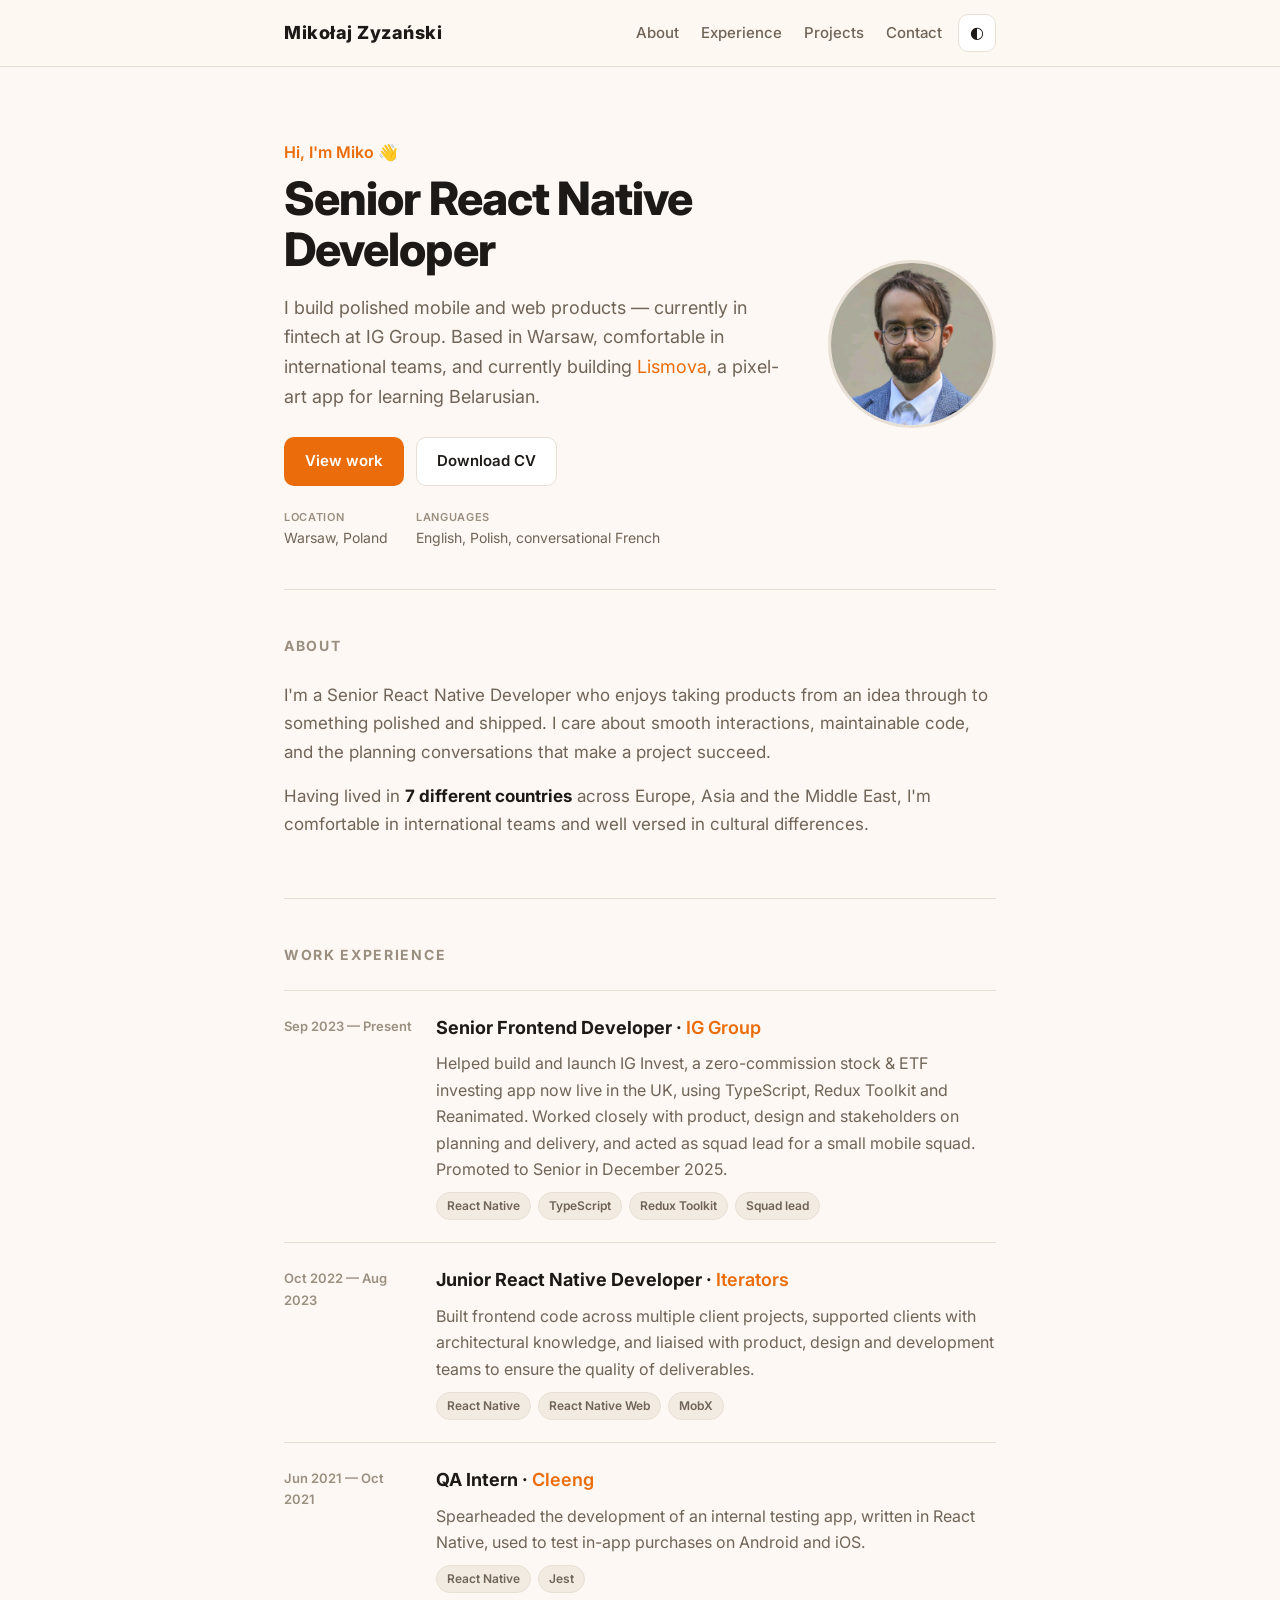
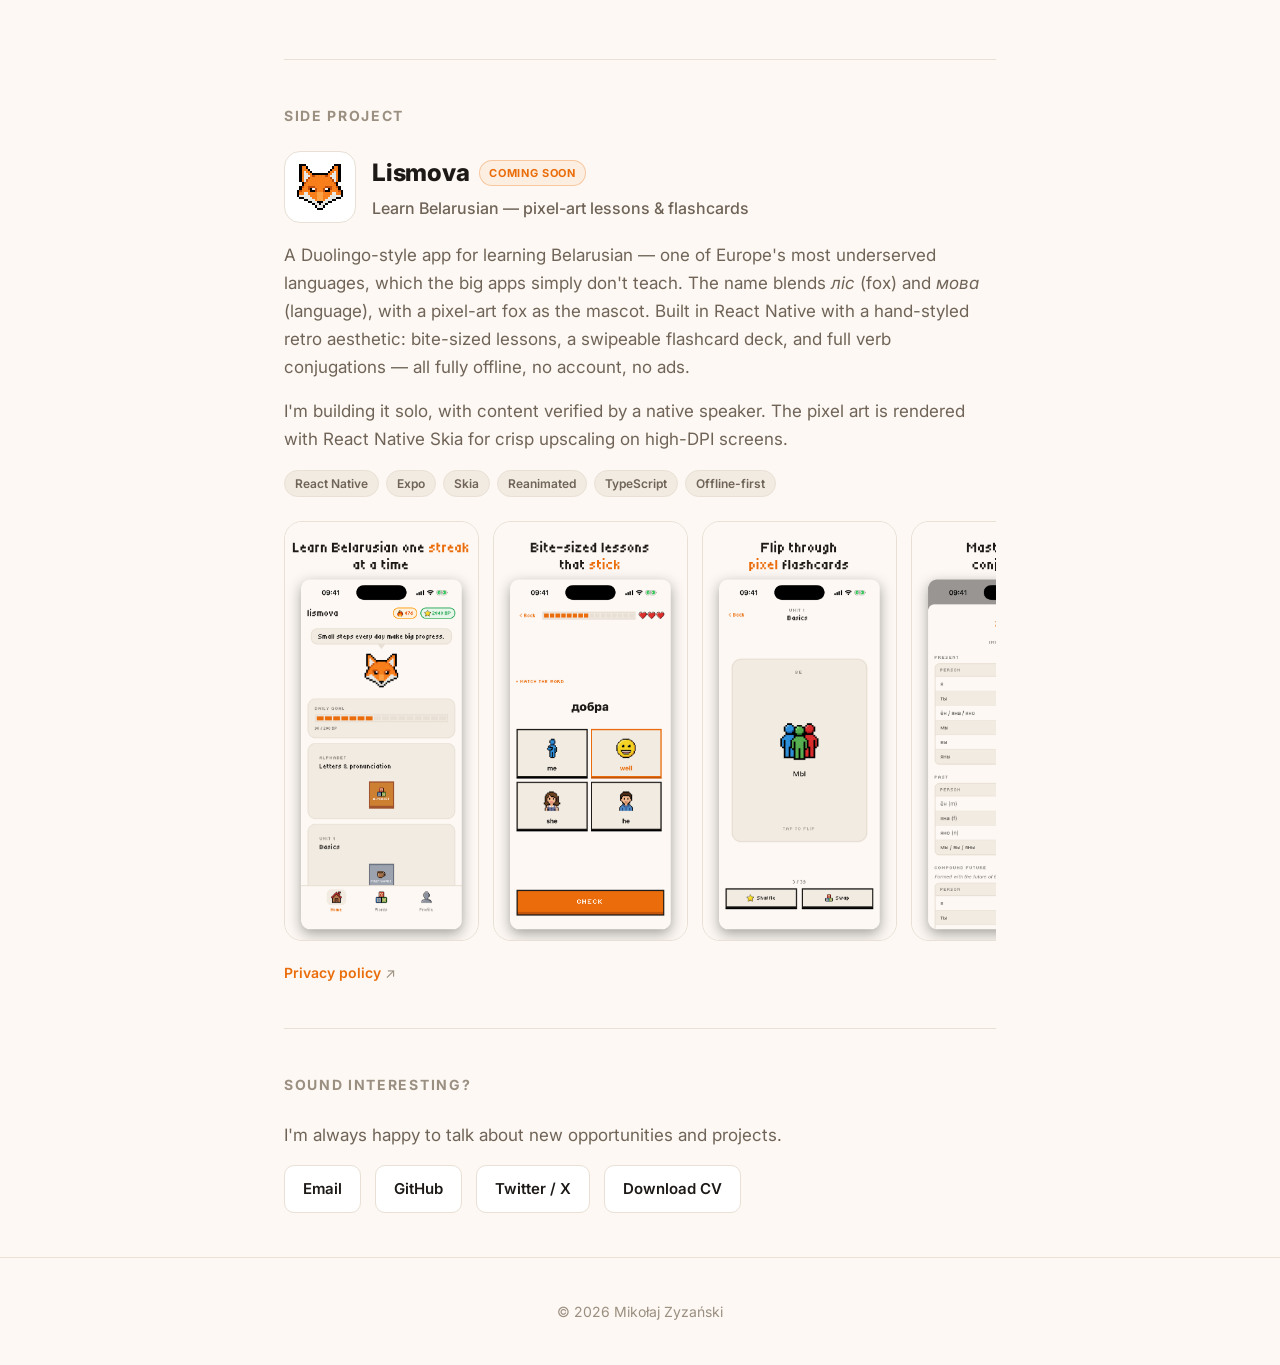
<file: index.html>
<!DOCTYPE html>
<html lang="en" data-theme="light">
  <head>
    <meta charset="UTF-8" />
    <meta name="viewport" content="width=device-width, initial-scale=1.0" />
    <title>Mikołaj Zyzański — Senior React Native Developer</title>
    <meta
      name="description"
      content="Mikołaj (Miko) Zyzański — Senior React Native Developer based in Warsaw. Mobile and web apps, fintech, and side projects."
    />

    <meta property="og:type" content="website" />
    <meta property="og:title" content="Mikołaj Zyzański — Senior React Native Developer" />
    <meta
      property="og:description"
      content="Senior React Native Developer based in Warsaw. Mobile and web apps, fintech, and side projects."
    />
    <meta property="og:url" content="https://www.mikozyz.dev" />
    <meta property="og:image" content="https://www.mikozyz.dev/assets/img/profile.jpg" />
    <meta name="twitter:card" content="summary" />

    <link rel="icon" href="favicon.ico" />
    <link rel="preconnect" href="https://fonts.googleapis.com" />
    <link rel="preconnect" href="https://fonts.gstatic.com" crossorigin />
    <link
      href="https://fonts.googleapis.com/css2?family=Inter:wght@400;500;600;700;800&display=swap"
      rel="stylesheet"
    />
    <link rel="stylesheet" href="styles.css" />
  </head>
  <body>
    <a class="skip-link" href="#main">Skip to content</a>

    <header class="nav">
      <div class="nav__inner">
        <a class="nav__brand" href="#top">Mikołaj Zyzański</a>
        <nav class="nav__links" aria-label="Primary">
          <a href="#about">About</a>
          <a href="#experience">Experience</a>
          <a href="#projects">Projects</a>
          <a href="#contact">Contact</a>
        </nav>
        <button
          class="theme-toggle"
          id="themeToggle"
          type="button"
          aria-label="Toggle color theme"
          title="Toggle theme"
        >
          ◐
        </button>
      </div>
    </header>

    <main id="main">
      <div class="wrap">
        <!-- Hero -->
        <section class="hero" id="top">
          <div class="hero__text">
            <p class="hero__eyebrow">Hi, I'm Miko 👋</p>
            <h1 class="hero__title">Senior React Native Developer</h1>
            <p class="hero__lead">
              I build polished mobile and web products — currently in fintech at IG
              Group. Based in Warsaw, comfortable in international teams, and currently
              building <a href="#projects">Lismova</a>, a pixel-art app for learning
              Belarusian.
            </p>
            <div class="hero__actions">
              <a class="btn btn--primary" href="#projects">View work</a>
              <a class="btn btn--ghost" href="assets/docs/cv.pdf" download>Download CV</a>
            </div>
            <ul class="hero__meta">
              <li><span>Location</span>Warsaw, Poland</li>
              <li><span>Languages</span>English, Polish, conversational French</li>
            </ul>
          </div>
          <div class="hero__photo">
            <img
              src="assets/img/profile.jpg"
              alt="Portrait of Mikołaj Zyzański"
              width="168"
              height="168"
            />
          </div>
        </section>
      </div>

      <div class="wrap">
        <!-- About -->
        <section class="section" id="about">
          <h2 class="section__title">About</h2>
          <div class="prose">
            <p>
              I'm a Senior React Native Developer who enjoys taking products from
              an idea through to something polished and shipped. I care about smooth
              interactions, maintainable code, and the planning conversations that make
              a project succeed.
            </p>
            <p>
              Having lived in <strong>7 different countries</strong> across Europe, Asia
              and the Middle East, I'm comfortable in international teams and well versed
              in cultural differences.
            </p>
          </div>
        </section>

        <!-- Experience -->
        <section class="section" id="experience">
          <h2 class="section__title">Work Experience</h2>

          <article class="entry">
            <div class="entry__date">Sep 2023 — Present</div>
            <div>
              <h3 class="entry__role">
                Senior Frontend Developer ·
                <a class="entry__org" href="https://www.iggroup.com/" rel="noopener">IG Group</a>
              </h3>
              <p class="entry__desc">
                Helped build and launch IG Invest, a zero-commission stock &amp; ETF
                investing app now live in the UK, using TypeScript, Redux Toolkit and
                Reanimated. Worked closely with product, design and stakeholders on
                planning and delivery, and acted as squad lead for a small mobile squad.
                Promoted to Senior in December 2025.
              </p>
              <div class="tags">
                <span class="tag">React Native</span>
                <span class="tag">TypeScript</span>
                <span class="tag">Redux Toolkit</span>
                <span class="tag">Squad lead</span>
              </div>
            </div>
          </article>

          <article class="entry">
            <div class="entry__date">Oct 2022 — Aug 2023</div>
            <div>
              <h3 class="entry__role">
                Junior React Native Developer ·
                <a class="entry__org" href="https://www.iteratorshq.com/" rel="noopener">Iterators</a>
              </h3>
              <p class="entry__desc">
                Built frontend code across multiple client projects, supported clients
                with architectural knowledge, and liaised with product, design and
                development teams to ensure the quality of deliverables.
              </p>
              <div class="tags">
                <span class="tag">React Native</span>
                <span class="tag">React Native Web</span>
                <span class="tag">MobX</span>
              </div>
            </div>
          </article>

          <article class="entry">
            <div class="entry__date">Jun 2021 — Oct 2021</div>
            <div>
              <h3 class="entry__role">
                QA Intern ·
                <a class="entry__org" href="https://cleeng.com/" rel="noopener">Cleeng</a>
              </h3>
              <p class="entry__desc">
                Spearheaded the development of an internal testing app, written in React
                Native, used to test in-app purchases on Android and iOS.
              </p>
              <div class="tags">
                <span class="tag">React Native</span>
                <span class="tag">Jest</span>
              </div>
            </div>
          </article>
        </section>

        <!-- Featured side project -->
        <section class="section" id="projects">
          <h2 class="section__title">Side Project</h2>

          <article class="feature">
            <div class="feature__head">
              <img
                class="feature__icon"
                src="assets/img/lismova/icon.png"
                alt="Lismova app icon — a pixel-art fox"
                width="72"
                height="72"
              />
              <div>
                <h3 class="feature__name">
                  Lismova <span class="badge">Coming soon</span>
                </h3>
                <p class="feature__tagline">
                  Learn Belarusian — pixel-art lessons &amp; flashcards
                </p>
              </div>
            </div>

            <div class="prose">
              <p>
                A Duolingo-style app for learning Belarusian — one of Europe's most
                underserved languages, which the big apps simply don't teach. The name
                blends <em>ліс</em> (fox) and <em>мова</em> (language), with a pixel-art
                fox as the mascot. Built in React Native with a hand-styled retro
                aesthetic: bite-sized lessons, a swipeable flashcard deck, and full verb
                conjugations — all fully offline, no account, no ads.
              </p>
              <p>
                I'm building it solo, with content verified by a native speaker. The
                pixel art is rendered with React Native Skia for crisp upscaling on
                high-DPI screens.
              </p>
            </div>

            <div class="tags">
              <span class="tag">React Native</span>
              <span class="tag">Expo</span>
              <span class="tag">Skia</span>
              <span class="tag">Reanimated</span>
              <span class="tag">TypeScript</span>
              <span class="tag">Offline-first</span>
            </div>

            <div class="shots">
              <img src="assets/img/lismova/01-home.png" alt="Lismova home screen with streak, XP and lesson map" loading="lazy" />
              <img src="assets/img/lismova/02-lesson.png" alt="Lismova lesson: match-the-word exercise" loading="lazy" />
              <img src="assets/img/lismova/03-flashcards.png" alt="Lismova pixel-art flashcard deck" loading="lazy" />
              <img src="assets/img/lismova/04-conjugations.png" alt="Lismova verb conjugation reference" loading="lazy" />
            </div>

            <div class="project__links">
              <a href="privacy/lismova.html">Privacy policy</a>
            </div>
          </article>
        </section>

        <!-- Contact -->
        <section class="section" id="contact">
          <h2 class="section__title">Sound interesting?</h2>
          <div class="prose">
            <p>I'm always happy to talk about new opportunities and projects.</p>
          </div>
          <div class="contact__list">
            <a href="mailto:mikolajzyzanski@gmail.com">Email</a>
            <a href="https://github.com/Redseb" rel="noopener">GitHub</a>
            <a href="https://twitter.com/mikoZyzanski" rel="noopener">Twitter / X</a>
            <a href="assets/docs/cv.pdf" download>Download CV</a>
          </div>
        </section>
      </div>
    </main>

    <footer class="footer">
      <div class="wrap">
        <p>© <span id="year"></span> Mikołaj Zyzański</p>
      </div>
    </footer>

    <script src="main.js"></script>
  </body>
</html>
</file>
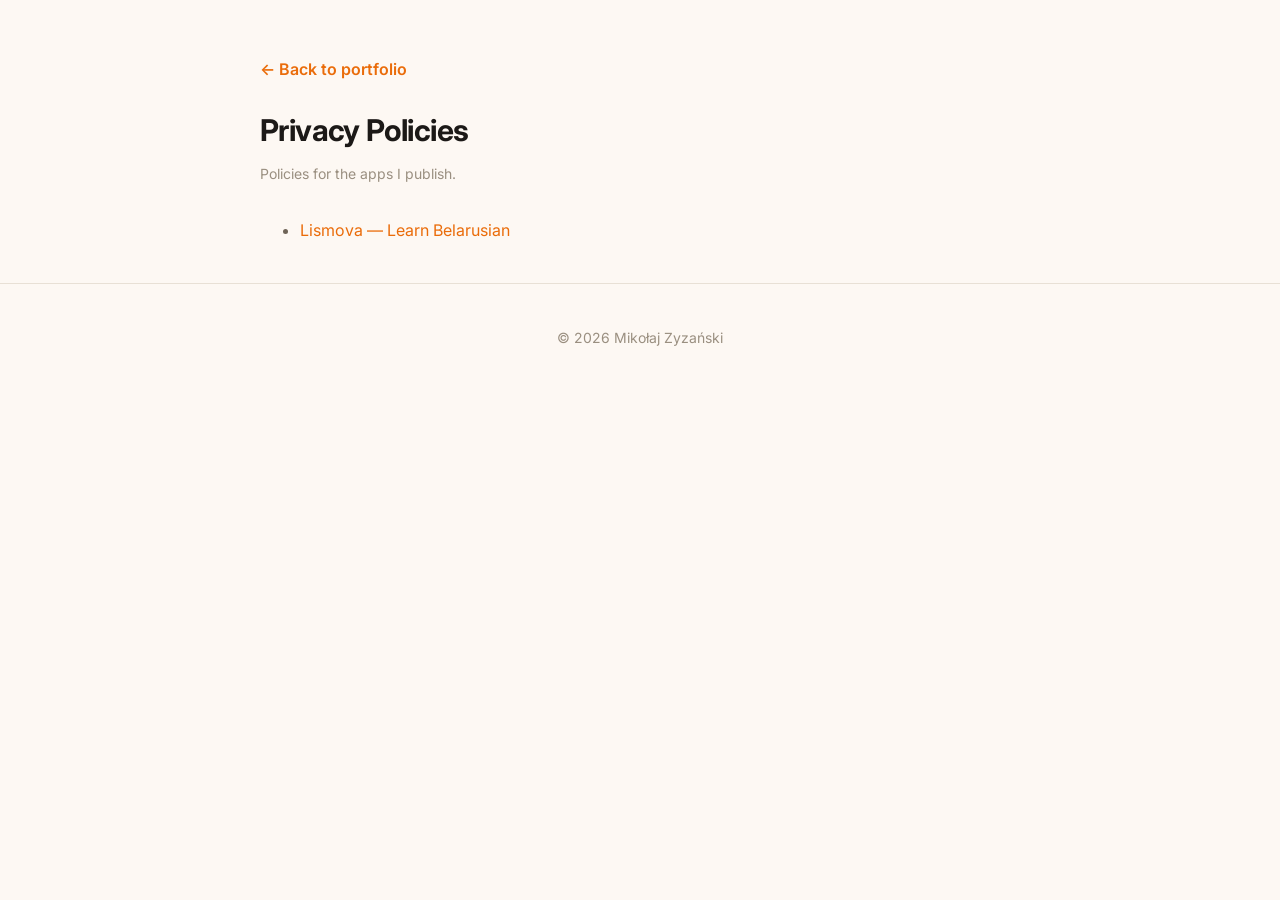
<file: privacy/index.html>
<!DOCTYPE html>
<html lang="en" data-theme="light">
  <head>
    <meta charset="UTF-8" />
    <meta name="viewport" content="width=device-width, initial-scale=1.0" />
    <title>Privacy Policies — Mikołaj Zyzański</title>
    <meta name="description" content="Privacy policies for apps by Mikołaj Zyzański." />
    <link rel="icon" href="../favicon.ico" />
    <link rel="preconnect" href="https://fonts.googleapis.com" />
    <link rel="preconnect" href="https://fonts.gstatic.com" crossorigin />
    <link
      href="https://fonts.googleapis.com/css2?family=Inter:wght@400;500;600;700;800&display=swap"
      rel="stylesheet"
    />
    <link rel="stylesheet" href="../styles.css" />
    <script>
      (function () {
        var s = localStorage.getItem("theme");
        var d = window.matchMedia("(prefers-color-scheme: dark)").matches;
        document.documentElement.setAttribute("data-theme", s || (d ? "dark" : "light"));
      })();
    </script>
  </head>
  <body>
    <main id="main">
      <div class="wrap legal">
        <a class="back" href="../index.html">← Back to portfolio</a>
        <h1>Privacy Policies</h1>
        <p class="updated">Policies for the apps I publish.</p>
        <ul>
          <li><a href="lismova.html">Lismova — Learn Belarusian</a></li>
        </ul>
      </div>
    </main>
    <footer class="footer">
      <div class="wrap"><p>© <span id="year"></span> Mikołaj Zyzański</p></div>
    </footer>
    <script src="../main.js"></script>
  </body>
</html>
</file>
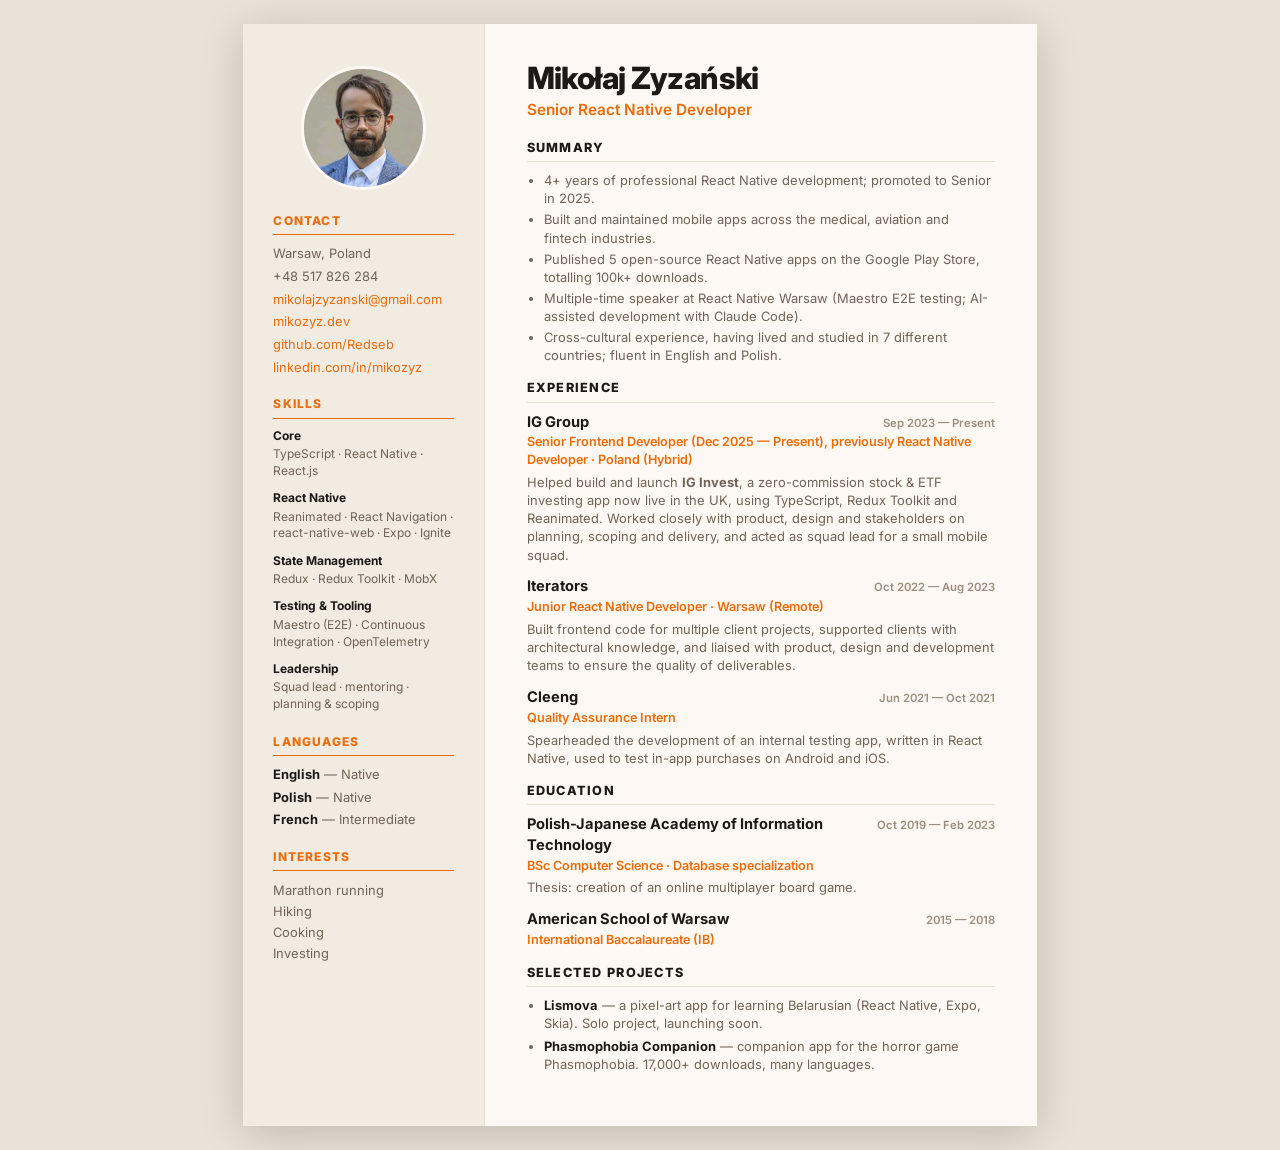
<file: cv.html>
<!DOCTYPE html>
<!--
  CV source. Edit this file, then regenerate the PDF with:

    "/Applications/Google Chrome.app/Contents/MacOS/Google Chrome" \
      --headless=new --disable-gpu --no-pdf-header-footer \
      --virtual-time-budget=10000 \
      --print-to-pdf="assets/docs/cv.pdf" \
      "file://$(pwd)/cv.html"

  Also viewable live at https://www.mikozyz.dev/cv.
-->
<html lang="en">
  <head>
    <meta charset="UTF-8" />
    <meta name="viewport" content="width=device-width, initial-scale=1.0" />
    <title>Mikołaj Zyzański — CV</title>
    <link rel="icon" href="favicon.ico" />
    <link rel="preconnect" href="https://fonts.googleapis.com" />
    <link rel="preconnect" href="https://fonts.gstatic.com" crossorigin />
    <link
      href="https://fonts.googleapis.com/css2?family=Inter:wght@400;500;600;700;800&display=swap"
      rel="stylesheet"
    />
    <link rel="stylesheet" href="cv.css" />
  </head>
  <body>
    <main class="page">
      <!-- ============ SIDEBAR ============ -->
      <aside class="side">
        <img class="side__photo" src="assets/img/profile.jpg" alt="Mikołaj Zyzański" />

        <section class="side__block">
          <h2 class="side__title">Contact</h2>
          <ul class="side__list">
            <li>Warsaw, Poland</li>
            <li>+48 517 826 284</li>
            <li><a href="mailto:mikolajzyzanski@gmail.com">mikolajzyzanski@gmail.com</a></li>
            <li><a href="https://mikozyz.dev">mikozyz.dev</a></li>
            <li><a href="https://github.com/Redseb">github.com/Redseb</a></li>
            <li><a href="https://linkedin.com/in/mikozyz">linkedin.com/in/mikozyz</a></li>
          </ul>
        </section>

        <section class="side__block">
          <h2 class="side__title">Skills</h2>
          <div class="skill">
            <h3>Core</h3>
            <p>TypeScript · React Native · React.js</p>
          </div>
          <div class="skill">
            <h3>React Native</h3>
            <p>Reanimated · React Navigation · react-native-web · Expo · Ignite</p>
          </div>
          <div class="skill">
            <h3>State Management</h3>
            <p>Redux · Redux Toolkit · MobX</p>
          </div>
          <div class="skill">
            <h3>Testing &amp; Tooling</h3>
            <p>Maestro (E2E) · Continuous Integration · OpenTelemetry</p>
          </div>
          <div class="skill">
            <h3>Leadership</h3>
            <p>Squad lead · mentoring · planning &amp; scoping</p>
          </div>
        </section>

        <section class="side__block">
          <h2 class="side__title">Languages</h2>
          <ul class="side__list">
            <li><strong>English</strong> — Native</li>
            <li><strong>Polish</strong> — Native</li>
            <li><strong>French</strong> — Intermediate</li>
          </ul>
        </section>

        <section class="side__block">
          <h2 class="side__title">Interests</h2>
          <ul class="side__list side__list--inline">
            <li>Marathon running</li>
            <li>Hiking</li>
            <li>Cooking</li>
            <li>Investing</li>
          </ul>
        </section>
      </aside>

      <!-- ============ MAIN ============ -->
      <div class="main">
        <header class="head">
          <h1 class="head__name">Mikołaj Zyzański</h1>
          <p class="head__role">Senior React Native Developer</p>
        </header>

        <section class="block">
          <h2 class="block__title">Summary</h2>
          <ul class="summary">
            <li>4+ years of professional React Native development; promoted to Senior in 2025.</li>
            <li>Built and maintained mobile apps across the medical, aviation and fintech industries.</li>
            <li>Published 5 open-source React Native apps on the Google Play Store, totalling 100k+ downloads.</li>
            <li>Multiple-time speaker at React Native Warsaw (Maestro E2E testing; AI-assisted development with Claude Code).</li>
            <li>Cross-cultural experience, having lived and studied in 7 different countries; fluent in English and Polish.</li>
          </ul>
        </section>

        <section class="block">
          <h2 class="block__title">Experience</h2>

          <article class="job">
            <div class="job__head">
              <h3 class="job__org">IG Group</h3>
              <span class="job__date">Sep 2023 — Present</span>
            </div>
            <p class="job__role">
              Senior Frontend Developer (Dec 2025 — Present), previously React Native
              Developer · Poland (Hybrid)
            </p>
            <p class="job__desc">
              Helped build and launch <strong>IG Invest</strong>, a zero-commission stock
              &amp; ETF investing app now live in the UK, using TypeScript, Redux Toolkit
              and Reanimated. Worked closely with product, design and stakeholders on
              planning, scoping and delivery, and acted as squad lead for a small mobile
              squad.
            </p>
          </article>

          <article class="job">
            <div class="job__head">
              <h3 class="job__org">Iterators</h3>
              <span class="job__date">Oct 2022 — Aug 2023</span>
            </div>
            <p class="job__role">Junior React Native Developer · Warsaw (Remote)</p>
            <p class="job__desc">
              Built frontend code for multiple client projects, supported clients with
              architectural knowledge, and liaised with product, design and development
              teams to ensure the quality of deliverables.
            </p>
          </article>

          <article class="job">
            <div class="job__head">
              <h3 class="job__org">Cleeng</h3>
              <span class="job__date">Jun 2021 — Oct 2021</span>
            </div>
            <p class="job__role">Quality Assurance Intern</p>
            <p class="job__desc">
              Spearheaded the development of an internal testing app, written in React
              Native, used to test in-app purchases on Android and iOS.
            </p>
          </article>
        </section>

        <section class="block">
          <h2 class="block__title">Education</h2>
          <article class="job">
            <div class="job__head">
              <h3 class="job__org">Polish-Japanese Academy of Information Technology</h3>
              <span class="job__date">Oct 2019 — Feb 2023</span>
            </div>
            <p class="job__role">BSc Computer Science · Database specialization</p>
            <p class="job__desc">
              Thesis: creation of an online multiplayer board game.
            </p>
          </article>

          <article class="job">
            <div class="job__head">
              <h3 class="job__org">American School of Warsaw</h3>
              <span class="job__date">2015 — 2018</span>
            </div>
            <p class="job__role">International Baccalaureate (IB)</p>
          </article>
        </section>

        <section class="block">
          <h2 class="block__title">Selected Projects</h2>
          <ul class="projects">
            <li>
              <strong>Lismova</strong> — a pixel-art app for learning Belarusian
              (React Native, Expo, Skia). Solo project, launching soon.
            </li>
            <li>
              <strong>Phasmophobia Companion</strong> — companion app for the horror game
              Phasmophobia. 17,000+ downloads, many languages.
            </li>
          </ul>
        </section>
      </div>
    </main>
  </body>
</html>
</file>
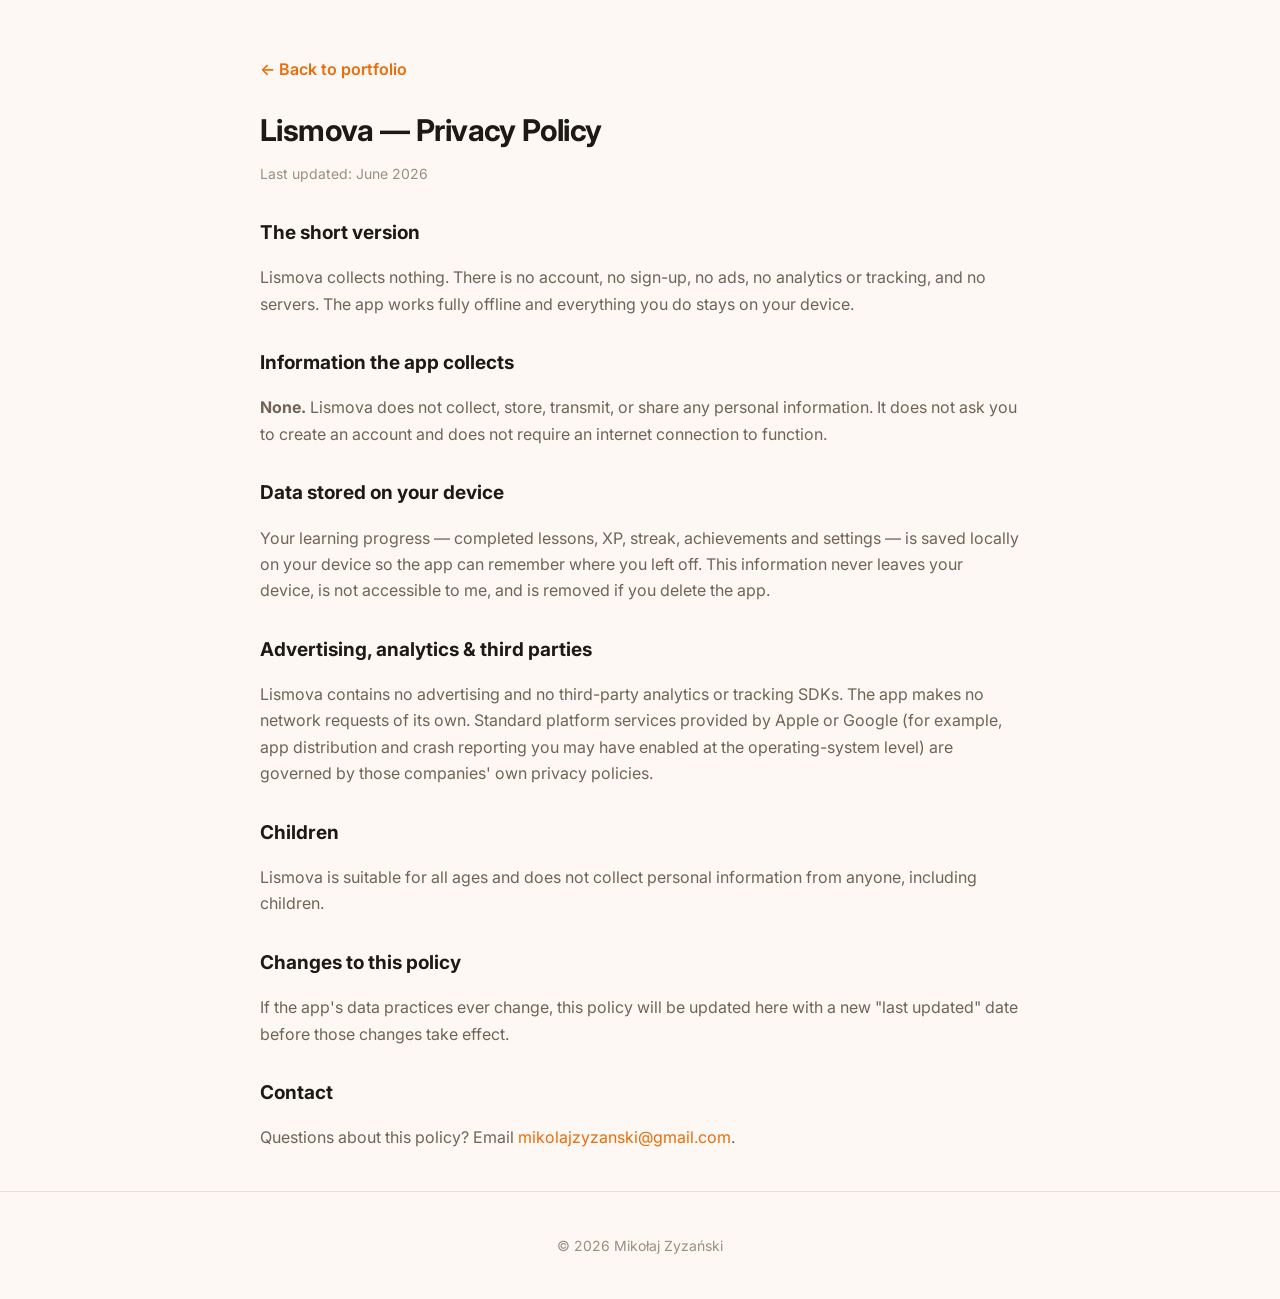
<file: privacy/lismova.html>
<!DOCTYPE html>
<html lang="en" data-theme="light">
  <head>
    <meta charset="UTF-8" />
    <meta name="viewport" content="width=device-width, initial-scale=1.0" />
    <title>Privacy Policy — Lismova</title>
    <meta name="description" content="Privacy policy for Lismova, a Belarusian learning app." />
    <link rel="icon" href="../favicon.ico" />
    <link rel="preconnect" href="https://fonts.googleapis.com" />
    <link rel="preconnect" href="https://fonts.gstatic.com" crossorigin />
    <link
      href="https://fonts.googleapis.com/css2?family=Inter:wght@400;500;600;700;800&display=swap"
      rel="stylesheet"
    />
    <link rel="stylesheet" href="../styles.css" />
    <script>
      (function () {
        var s = localStorage.getItem("theme");
        var d = window.matchMedia("(prefers-color-scheme: dark)").matches;
        document.documentElement.setAttribute("data-theme", s || (d ? "dark" : "light"));
      })();
    </script>
  </head>
  <body>
    <main id="main">
      <div class="wrap legal">
        <a class="back" href="../index.html">← Back to portfolio</a>
        <h1>Lismova — Privacy Policy</h1>
        <p class="updated">Last updated: June 2026</p>

        <h2>The short version</h2>
        <p>
          Lismova collects nothing. There is no account, no sign-up, no ads, no
          analytics or tracking, and no servers. The app works fully offline and
          everything you do stays on your device.
        </p>

        <h2>Information the app collects</h2>
        <p>
          <strong>None.</strong> Lismova does not collect, store, transmit, or share any
          personal information. It does not ask you to create an account and does not
          require an internet connection to function.
        </p>

        <h2>Data stored on your device</h2>
        <p>
          Your learning progress — completed lessons, XP, streak, achievements and
          settings — is saved locally on your device so the app can remember where you
          left off. This information never leaves your device, is not accessible to me,
          and is removed if you delete the app.
        </p>

        <h2>Advertising, analytics &amp; third parties</h2>
        <p>
          Lismova contains no advertising and no third-party analytics or tracking SDKs.
          The app makes no network requests of its own. Standard platform services
          provided by Apple or Google (for example, app distribution and crash reporting
          you may have enabled at the operating-system level) are governed by those
          companies' own privacy policies.
        </p>

        <h2>Children</h2>
        <p>
          Lismova is suitable for all ages and does not collect personal information
          from anyone, including children.
        </p>

        <h2>Changes to this policy</h2>
        <p>
          If the app's data practices ever change, this policy will be updated here with
          a new "last updated" date before those changes take effect.
        </p>

        <h2>Contact</h2>
        <p>
          Questions about this policy? Email
          <a href="mailto:mikolajzyzanski@gmail.com">mikolajzyzanski@gmail.com</a>.
        </p>
      </div>
    </main>
    <footer class="footer">
      <div class="wrap"><p>© <span id="year"></span> Mikołaj Zyzański</p></div>
    </footer>
    <script src="../main.js"></script>
  </body>
</html>
</file>
<file: styles.css>
/* ---------- Theme tokens ---------- */
:root {
  /* Palette borrowed from Lismova (Charcoal & Orange) */
  --bg: #fdf8f3; /* cream */
  --bg-soft: #f2ebe1; /* sand */
  --surface: #ffffff;
  --border: #e8e0d5; /* stone */
  --text: #1c1917; /* ink */
  --text-soft: #6f6457;
  --text-faint: #9a8f80;
  --accent: #ea6c0a; /* orange */
  --accent-soft: #fcefe1;
  --radius: 14px;
  --maxw: 760px;
  --shadow: 0 1px 2px rgba(0, 0, 0, 0.04), 0 8px 24px rgba(0, 0, 0, 0.05);
  --font: "Inter", system-ui, -apple-system, "Segoe UI", Roboto, sans-serif;
}

html[data-theme="dark"] {
  --bg: #1c1917; /* charcoal */
  --bg-soft: #2c2825; /* ash */
  --surface: #3d3730; /* ember (elevated) */
  --border: #3d3730;
  --text: #f0ede6; /* parchment */
  --text-soft: #b8ae9f;
  --text-faint: #847c72;
  --accent: #f97316; /* orange (lighter in dark for contrast) */
  --accent-soft: #2c1800;
  --shadow: 0 1px 2px rgba(0, 0, 0, 0.3), 0 8px 24px rgba(0, 0, 0, 0.4);
}

/* ---------- Base ---------- */
*,
*::before,
*::after {
  box-sizing: border-box;
}

html {
  scroll-behavior: smooth;
  scroll-padding-top: 80px;
}

body {
  margin: 0;
  font-family: var(--font);
  background: var(--bg);
  color: var(--text);
  line-height: 1.65;
  -webkit-font-smoothing: antialiased;
}

a {
  color: var(--accent);
  text-decoration: none;
}
a:hover {
  text-decoration: underline;
}

img {
  max-width: 100%;
  display: block;
}

.skip-link {
  position: absolute;
  left: -9999px;
  top: 0;
  background: var(--accent);
  color: #fff;
  padding: 10px 16px;
  border-radius: 0 0 8px 0;
  z-index: 100;
}
.skip-link:focus {
  left: 0;
}

.wrap {
  width: 100%;
  max-width: var(--maxw);
  margin: 0 auto;
  padding: 0 24px;
}

/* ---------- Nav ---------- */
.nav {
  position: sticky;
  top: 0;
  z-index: 50;
  background: color-mix(in srgb, var(--bg) 85%, transparent);
  backdrop-filter: saturate(160%) blur(10px);
  border-bottom: 1px solid var(--border);
}
.nav__inner {
  max-width: var(--maxw);
  margin: 0 auto;
  padding: 14px 24px;
  display: flex;
  align-items: center;
  gap: 16px;
}
.nav__brand {
  font-weight: 800;
  letter-spacing: 0.5px;
  color: var(--text);
  font-size: 18px;
}
.nav__links {
  margin-left: auto;
  display: flex;
  gap: 22px;
}
.nav__links a {
  color: var(--text-soft);
  font-size: 15px;
  font-weight: 500;
}
.nav__links a:hover {
  color: var(--text);
  text-decoration: none;
}
.theme-toggle {
  border: 1px solid var(--border);
  background: var(--surface);
  color: var(--text);
  width: 38px;
  height: 38px;
  border-radius: 10px;
  cursor: pointer;
  font-size: 16px;
  line-height: 1;
  display: grid;
  place-items: center;
}
.theme-toggle:hover {
  border-color: var(--accent);
}

/* ---------- Hero ---------- */
.hero {
  padding: 72px 0 40px;
  display: grid;
  grid-template-columns: 1fr auto;
  gap: 40px;
  align-items: center;
}
.hero__eyebrow {
  color: var(--accent);
  font-weight: 600;
  margin: 0 0 8px;
}
.hero__title {
  font-size: clamp(30px, 6vw, 46px);
  line-height: 1.1;
  margin: 0 0 18px;
  letter-spacing: -0.02em;
  font-weight: 800;
}
.hero__lead {
  color: var(--text-soft);
  font-size: 18px;
  margin: 0 0 26px;
  max-width: 48ch;
}
.hero__photo img {
  width: 168px;
  height: 168px;
  border-radius: 50%;
  object-fit: cover;
  border: 3px solid var(--border);
}
.hero__actions {
  display: flex;
  gap: 12px;
  flex-wrap: wrap;
  margin-bottom: 22px;
}
.hero__meta {
  list-style: none;
  padding: 0;
  margin: 0;
  display: flex;
  flex-wrap: wrap;
  gap: 8px 28px;
  font-size: 14px;
  color: var(--text-soft);
}
.hero__meta li span {
  display: block;
  color: var(--text-faint);
  text-transform: uppercase;
  letter-spacing: 0.06em;
  font-size: 11px;
  font-weight: 600;
}

/* ---------- Buttons ---------- */
.btn {
  display: inline-flex;
  align-items: center;
  gap: 8px;
  padding: 11px 20px;
  border-radius: 10px;
  font-weight: 600;
  font-size: 15px;
  border: 1px solid transparent;
  cursor: pointer;
  transition: transform 0.06s ease, background 0.15s ease;
}
.btn:hover {
  text-decoration: none;
  transform: translateY(-1px);
}
.btn--primary {
  background: var(--accent);
  color: #fff;
}
html[data-theme="dark"] .btn--primary {
  color: #1c1917;
}
.btn--ghost {
  background: var(--surface);
  border-color: var(--border);
  color: var(--text);
}
.btn--ghost:hover {
  border-color: var(--accent);
}

/* ---------- Sections ---------- */
.section {
  padding: 44px 0;
  border-top: 1px solid var(--border);
}
.section__title {
  font-size: 14px;
  text-transform: uppercase;
  letter-spacing: 0.12em;
  color: var(--text-faint);
  font-weight: 700;
  margin: 0 0 24px;
}
.prose p {
  margin: 0 0 16px;
  color: var(--text-soft);
  font-size: 17px;
}
.prose strong {
  color: var(--text);
}

/* ---------- Experience timeline ---------- */
.entry {
  display: grid;
  grid-template-columns: 132px 1fr;
  gap: 20px;
  padding: 22px 0;
  border-top: 1px solid var(--border);
}
.entry:first-child {
  border-top: none;
}
.entry__date {
  font-size: 13px;
  color: var(--text-faint);
  font-weight: 600;
  padding-top: 3px;
}
.entry__role {
  font-weight: 700;
  font-size: 18px;
  margin: 0;
}
.entry__org {
  color: var(--accent);
  font-weight: 600;
}
.entry__desc {
  color: var(--text-soft);
  margin: 8px 0 10px;
}
.tags {
  display: flex;
  flex-wrap: wrap;
  gap: 7px;
}
.tag {
  font-size: 12px;
  font-weight: 600;
  color: var(--text-soft);
  background: var(--bg-soft);
  border: 1px solid var(--border);
  padding: 3px 10px;
  border-radius: 999px;
}

/* ---------- Side projects ---------- */
.project {
  padding: 20px 0;
  border-top: 1px solid var(--border);
}
.project:first-child {
  border-top: none;
}
.project__head {
  display: flex;
  align-items: baseline;
  gap: 12px;
  flex-wrap: wrap;
}
.project__name {
  font-weight: 700;
  font-size: 18px;
  margin: 0;
}
.project__type {
  font-size: 12px;
  font-weight: 600;
  color: var(--text-faint);
}
.project__desc {
  color: var(--text-soft);
  margin: 6px 0 10px;
}
.project__links {
  display: flex;
  flex-wrap: wrap;
  gap: 16px;
  font-size: 14px;
  font-weight: 600;
}
.project__links a::after {
  content: " ↗";
  font-weight: 400;
  color: var(--text-faint);
}

/* ---------- Featured project (Lismova) ---------- */
.feature__head {
  display: flex;
  align-items: center;
  gap: 16px;
  margin-bottom: 18px;
}
.feature__icon {
  width: 72px;
  height: 72px;
  border-radius: 16px;
  background: var(--surface);
  border: 1px solid var(--border);
  padding: 8px;
  flex-shrink: 0;
  image-rendering: pixelated; /* keep the pixel-art fox crisp */
}
.feature__name {
  font-size: 24px;
  font-weight: 800;
  margin: 0 0 2px;
  display: flex;
  align-items: center;
  gap: 10px;
  flex-wrap: wrap;
  letter-spacing: -0.01em;
}
.feature__tagline {
  margin: 0;
  color: var(--text-soft);
  font-weight: 500;
}
.badge {
  font-size: 11px;
  font-weight: 700;
  text-transform: uppercase;
  letter-spacing: 0.06em;
  color: var(--accent);
  background: var(--accent-soft);
  border: 1px solid color-mix(in srgb, var(--accent) 30%, transparent);
  padding: 3px 9px;
  border-radius: 999px;
}
.shots {
  display: flex;
  gap: 14px;
  overflow-x: auto;
  padding: 6px 2px 14px;
  margin: 18px 0 6px;
  scroll-snap-type: x mandatory;
  -webkit-overflow-scrolling: touch;
}
.shots img {
  height: 420px;
  width: auto;
  border-radius: 18px;
  border: 1px solid var(--border);
  scroll-snap-align: start;
  flex-shrink: 0;
}

/* ---------- Contact ---------- */
.contact__list {
  display: flex;
  flex-wrap: wrap;
  gap: 14px;
}
.contact__list a {
  display: inline-flex;
  align-items: center;
  gap: 8px;
  padding: 11px 18px;
  border: 1px solid var(--border);
  border-radius: 10px;
  background: var(--surface);
  color: var(--text);
  font-weight: 600;
  font-size: 15px;
}
.contact__list a:hover {
  border-color: var(--accent);
  text-decoration: none;
}

/* ---------- Footer ---------- */
.footer {
  border-top: 1px solid var(--border);
  padding: 28px 0;
  text-align: center;
  color: var(--text-faint);
  font-size: 14px;
}
.footer a {
  color: var(--text-soft);
}

/* ---------- Legal / privacy pages ---------- */
.legal {
  padding: 56px 0 24px;
}
.legal h1 {
  font-size: 30px;
  letter-spacing: -0.02em;
  margin: 0 0 6px;
}
.legal .updated {
  color: var(--text-faint);
  font-size: 14px;
  margin: 0 0 32px;
}
.legal h2 {
  font-size: 19px;
  margin: 30px 0 10px;
}
.legal p,
.legal li {
  color: var(--text-soft);
  font-size: 16px;
}
.legal a.back {
  display: inline-block;
  margin-bottom: 24px;
  font-weight: 600;
}

/* ---------- Responsive ---------- */
@media (max-width: 620px) {
  .hero {
    grid-template-columns: 1fr;
    text-align: center;
    padding-top: 48px;
  }
  .hero__photo {
    order: -1;
    display: flex;
    justify-content: center;
  }
  .hero__lead {
    margin-inline: auto;
  }
  .hero__actions,
  .hero__meta {
    justify-content: center;
  }
  .nav__links {
    display: none;
  }
  .entry {
    grid-template-columns: 1fr;
    gap: 6px;
  }
}
</file>
<file: cv.css>
/* ---- Lismova palette (matches the portfolio) ---- */
:root {
  --bg: #fdf8f3; /* cream */
  --side: #f2ebe1; /* sand */
  --border: #e8e0d5; /* stone */
  --ink: #1c1917;
  --muted: #6f6457;
  --faint: #9a8f80;
  --accent: #ea6c0a; /* orange */
}

* {
  box-sizing: border-box;
}

html,
body {
  margin: 0;
  padding: 0;
}

body {
  font-family: "Inter", system-ui, -apple-system, "Segoe UI", Roboto, sans-serif;
  color: var(--ink);
  background: #e9e2d8; /* desk colour behind the page (screen only) */
  line-height: 1.4;
  -webkit-font-smoothing: antialiased;
  font-size: 9.7pt;
}

a {
  color: var(--accent);
  text-decoration: none;
}

/* ---- Page ---- */
.page {
  width: 210mm;
  min-height: 290mm;
  margin: 0 auto;
  background: var(--bg);
  display: grid;
  grid-template-columns: 64mm 1fr;
}

/* screen-only framing */
@media screen {
  .page {
    margin: 24px auto;
    box-shadow: 0 8px 40px rgba(0, 0, 0, 0.18);
  }
}

/* ---- Sidebar ---- */
.side {
  background: var(--side);
  padding: 11mm 8mm;
  border-right: 1px solid var(--border);
}
.side__photo {
  width: 33mm;
  height: 33mm;
  border-radius: 50%;
  object-fit: cover;
  display: block;
  margin: 0 auto 6mm;
  border: 3px solid var(--bg);
}
.side__block {
  margin-bottom: 5.5mm;
}
.side__title {
  font-size: 9pt;
  text-transform: uppercase;
  letter-spacing: 0.1em;
  color: var(--accent);
  font-weight: 800;
  margin: 0 0 2.4mm;
  padding-bottom: 1.2mm;
  border-bottom: 1.5px solid var(--accent);
}
.side__list {
  list-style: none;
  margin: 0;
  padding: 0;
}
.side__list li {
  margin-bottom: 1.2mm;
  word-break: break-word;
  color: var(--muted);
}
.side__list strong {
  color: var(--ink);
}
.side__list--inline li {
  margin-bottom: 0.8mm;
}
.skill {
  margin-bottom: 2.8mm;
}
.skill h3 {
  font-size: 9pt;
  margin: 0 0 0.4mm;
  color: var(--ink);
  font-weight: 700;
}
.skill p {
  margin: 0;
  color: var(--muted);
  font-size: 9pt;
}

/* ---- Main ---- */
.main {
  padding: 10mm 11mm;
}
.head {
  margin-bottom: 5mm;
}
.head__name {
  font-size: 23pt;
  font-weight: 800;
  letter-spacing: -0.02em;
  margin: 0;
  line-height: 1.05;
}
.head__role {
  font-size: 11.5pt;
  color: var(--accent);
  font-weight: 600;
  margin: 1.2mm 0 0;
}

.block {
  margin-bottom: 4mm;
}
.block__title {
  font-size: 9.5pt;
  text-transform: uppercase;
  letter-spacing: 0.1em;
  font-weight: 800;
  color: var(--ink);
  margin: 0 0 2.4mm;
  padding-bottom: 1.2mm;
  border-bottom: 1.5px solid var(--border);
}

.summary {
  margin: 0;
  padding-left: 4.5mm;
}
.summary li {
  margin-bottom: 0.8mm;
  color: var(--muted);
}

.job {
  margin-bottom: 3.4mm;
  break-inside: avoid;
}
.job:last-child {
  margin-bottom: 0;
}
.job__head {
  display: flex;
  justify-content: space-between;
  align-items: baseline;
  gap: 8px;
}
.job__org {
  font-size: 11pt;
  font-weight: 700;
  margin: 0;
}
.job__date {
  font-size: 8.5pt;
  color: var(--faint);
  font-weight: 600;
  white-space: nowrap;
}
.job__role {
  font-size: 9.5pt;
  color: var(--accent);
  font-weight: 600;
  margin: 0.3mm 0 1.1mm;
}
.job__desc {
  margin: 0;
  color: var(--muted);
}

.projects {
  margin: 0;
  padding-left: 4.5mm;
}
.projects li {
  margin-bottom: 1.2mm;
  color: var(--muted);
}
.projects strong {
  color: var(--ink);
}

/* ---- Print ---- */
@page {
  size: A4;
  margin: 0;
}
@media print {
  body {
    background: #fff;
  }
  .page {
    margin: 0;
    box-shadow: none;
  }
  /* render the sidebar colour and accents in the PDF */
  * {
    -webkit-print-color-adjust: exact;
    print-color-adjust: exact;
  }
}
</file>
